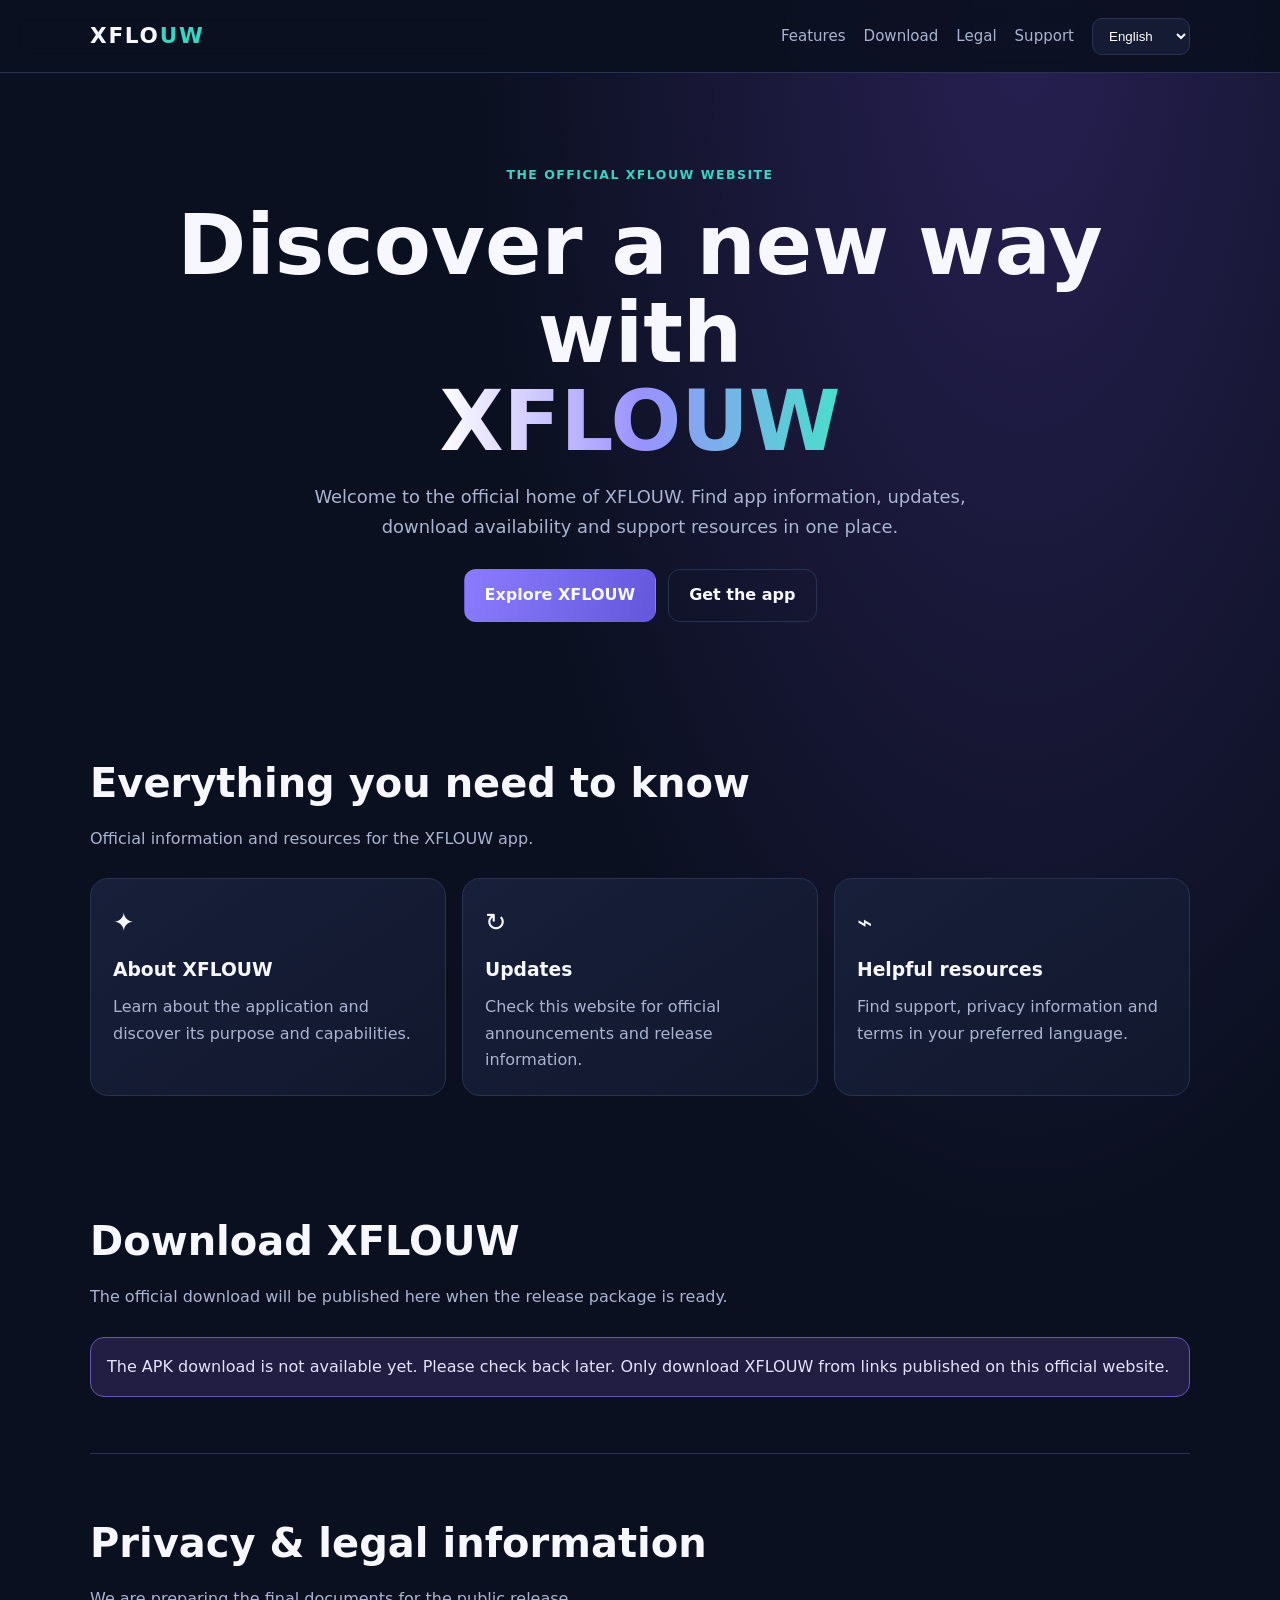
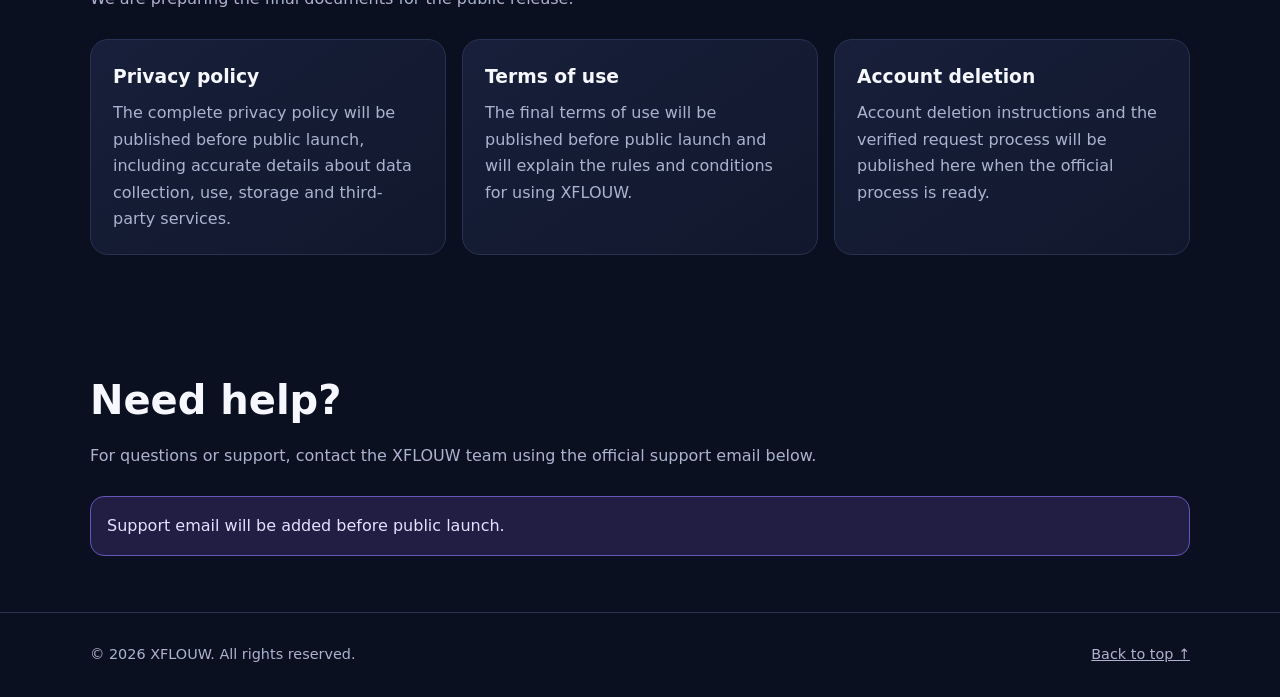
<file: index.html>
<!doctype html>
<html lang="en">
<head>
<meta charset="utf-8"><meta name="viewport" content="width=device-width,initial-scale=1">
<meta name="theme-color" content="#101326">
<meta name="description" content="Discover XFLOUW, the official home for app information, downloads, support and legal resources.">
<title>XFLOUW — Official Website</title>
<style>
:root{color-scheme:dark;--bg:#0b1020;--panel:#141b32;--muted:#aab4d0;--text:#f7f8ff;--accent:#8b7cff;--accent2:#36d6c2;--line:#293252}
*{box-sizing:border-box}html{scroll-behavior:smooth}body{margin:0;background:radial-gradient(ellipse at 80% 0%,#272052 0,transparent 38%),var(--bg);color:var(--text);font:16px/1.65 system-ui,-apple-system,Segoe UI,Roboto,Arial,sans-serif}a{color:inherit}.wrap{width:min(1100px,92%);margin:auto}.top{position:sticky;top:0;z-index:5;background:#0b1020ef;backdrop-filter:blur(12px);border-bottom:1px solid var(--line)}.nav{min-height:72px;display:flex;align-items:center;justify-content:space-between;gap:16px}.brand{font-size:1.35rem;font-weight:850;letter-spacing:.08em;text-decoration:none}.brand span{color:var(--accent2)}.links{display:flex;align-items:center;gap:18px;flex-wrap:wrap}.links a{text-decoration:none;color:var(--muted);font-size:.94rem}.links a:hover{color:white}select{background:var(--panel);color:white;border:1px solid var(--line);padding:9px 12px;border-radius:10px}.hero{padding:92px 0 72px;text-align:center}.eyebrow{color:var(--accent2);font-weight:700;letter-spacing:.12em;text-transform:uppercase;font-size:.78rem}.hero h1{font-size:clamp(2.7rem,8vw,5.2rem);line-height:1.06;margin:16px 0}.gradient{background:linear-gradient(90deg,#fff,#9b91ff,#48dfcb);-webkit-background-clip:text;background-clip:text;color:transparent}.lead{max-width:680px;margin:0 auto 28px;color:var(--muted);font-size:1.12rem}.actions{display:flex;justify-content:center;gap:12px;flex-wrap:wrap}.btn{display:inline-block;padding:12px 20px;border-radius:12px;background:linear-gradient(110deg,var(--accent),#6557db);text-decoration:none;font-weight:750;border:1px solid transparent}.btn.secondary{background:transparent;border-color:var(--line)}.section{padding:56px 0}.section h2{font-size:clamp(1.8rem,4vw,2.5rem);margin:0 0 10px}.sub{color:var(--muted);margin:0 0 26px}.grid{display:grid;grid-template-columns:repeat(auto-fit,minmax(220px,1fr));gap:16px}.card{background:linear-gradient(145deg,#171f3a,#11182d);border:1px solid var(--line);border-radius:18px;padding:22px}.card h3{margin:0 0 8px}.card p{margin:0;color:var(--muted)}.icon{font-size:1.6rem;margin-bottom:12px}.notice{border:1px solid #6656ba;background:#211d43;border-radius:14px;padding:16px;color:#e5e1ff}.legal{border-top:1px solid var(--line)}footer{padding:30px 0;border-top:1px solid var(--line);color:var(--muted);font-size:.9rem}.foot{display:flex;justify-content:space-between;gap:16px;flex-wrap:wrap}.foot a{color:var(--muted)}[dir=rtl] .links{flex-direction:row-reverse}[dir=rtl] .foot{flex-direction:row-reverse}@media(max-width:700px){.nav{padding:12px 0;align-items:flex-start;flex-direction:column}.links{gap:12px}.hero{padding:64px 0 48px}}
</style>
</head>
<body>
<header class="top"><div class="wrap nav"><a class="brand" href="#home">XFLO<span>UW</span></a><nav class="links" aria-label="Main navigation"><a href="#features" data-i="navFeatures">Features</a><a href="#download" data-i="navDownload">Download</a><a href="#legal" data-i="navLegal">Legal</a><a href="#support" data-i="navSupport">Support</a><select id="language" aria-label="Language"><option value="en">English</option><option value="ar">العربية</option><option value="fr">Français</option><option value="es">Español</option></select></nav></div></header>
<main id="home">
<section class="hero wrap"><div class="eyebrow" data-i="eyebrow">THE OFFICIAL XFLOUW WEBSITE</div><h1><span data-i="heroA">Discover a new way with</span><br><span class="gradient">XFLOUW</span></h1><p class="lead" data-i="heroText">Welcome to the official home of XFLOUW. Find app information, updates, download availability and support resources in one place.</p><div class="actions"><a class="btn" href="#features" data-i="explore">Explore XFLOUW</a><a class="btn secondary" href="#download" data-i="getApp">Get the app</a></div></section>
<section class="section wrap" id="features"><h2 data-i="featuresTitle">Everything you need to know</h2><p class="sub" data-i="featuresSub">Official information and resources for the XFLOUW app.</p><div class="grid">
<article class="card"><div class="icon">✦</div><h3 data-i="f1Title">About XFLOUW</h3><p data-i="f1Text">Learn about the application and discover its purpose and capabilities.</p></article>
<article class="card"><div class="icon">↻</div><h3 data-i="f2Title">Updates</h3><p data-i="f2Text">Check this website for official announcements and release information.</p></article>
<article class="card"><div class="icon">⌁</div><h3 data-i="f3Title">Helpful resources</h3><p data-i="f3Text">Find support, privacy information and terms in your preferred language.</p></article>
</div></section>
<section class="section wrap" id="download"><h2 data-i="downloadTitle">Download XFLOUW</h2><p class="sub" data-i="downloadSub">The official download will be published here when the release package is ready.</p><div class="notice" data-i="downloadNotice">The APK download is not available yet. Please check back later. Only download XFLOUW from links published on this official website.</div></section>
<section class="section legal wrap" id="legal"><h2 data-i="legalTitle">Privacy &amp; legal information</h2><p class="sub" data-i="legalSub">We are preparing the final documents for the public release.</p><div class="grid">
<article class="card"><h3 data-i="privacyTitle">Privacy policy</h3><p data-i="privacyText">The complete privacy policy will be published before public launch, including accurate details about data collection, use, storage and third-party services.</p></article>
<article class="card"><h3 data-i="termsTitle">Terms of use</h3><p data-i="termsText">The final terms of use will be published before public launch and will explain the rules and conditions for using XFLOUW.</p></article>
<article class="card"><h3 data-i="deleteTitle">Account deletion</h3><p data-i="deleteText">Account deletion instructions and the verified request process will be published here when the official process is ready.</p></article>
</div></section>
<section class="section wrap" id="support"><h2 data-i="supportTitle">Need help?</h2><p class="sub" data-i="supportText">For questions or support, contact the XFLOUW team using the official support email below.</p><div class="notice" data-i="emailNotice">Support email will be added before public launch.</div></section>
</main>
<footer><div class="wrap foot"><span>© <span id="year"></span> XFLOUW. <span data-i="rights">All rights reserved.</span></span><span><a href="#home" data-i="backTop">Back to top ↑</a></span></div></footer>
<script>
const dict={
en:{navFeatures:"Features",navDownload:"Download",navLegal:"Legal",navSupport:"Support",eyebrow:"THE OFFICIAL XFLOUW WEBSITE",heroA:"Discover a new way with",heroText:"Welcome to the official home of XFLOUW. Find app information, updates, download availability and support resources in one place.",explore:"Explore XFLOUW",getApp:"Get the app",featuresTitle:"Everything you need to know",featuresSub:"Official information and resources for the XFLOUW app.",f1Title:"About XFLOUW",f1Text:"Learn about the application and discover its purpose and capabilities.",f2Title:"Updates",f2Text:"Check this website for official announcements and release information.",f3Title:"Helpful resources",f3Text:"Find support, privacy information and terms in your preferred language.",downloadTitle:"Download XFLOUW",downloadSub:"The official download will be published here when the release package is ready.",downloadNotice:"The APK download is not available yet. Please check back later. Only download XFLOUW from links published on this official website.",legalTitle:"Privacy & legal information",legalSub:"We are preparing the final documents for the public release.",privacyTitle:"Privacy policy",privacyText:"The complete privacy policy will be published before public launch, including accurate details about data collection, use, storage and third-party services.",termsTitle:"Terms of use",termsText:"The final terms of use will be published before public launch and will explain the rules and conditions for using XFLOUW.",deleteTitle:"Account deletion",deleteText:"Account deletion instructions and the verified request process will be published here when the official process is ready.",supportTitle:"Need help?",supportText:"For questions or support, contact the XFLOUW team using the official support email below.",emailNotice:"Support email will be added before public launch.",rights:"All rights reserved.",backTop:"Back to top ↑"},
ar:{navFeatures:"المميزات",navDownload:"التحميل",navLegal:"الخصوصية والقانون",navSupport:"الدعم",eyebrow:"الموقع الرسمي لتطبيق XFLOUW",heroA:"اكتشف تجربة جديدة مع",heroText:"مرحباً بك في الموقع الرسمي لتطبيق XFLOUW. ستجد هنا معلومات التطبيق والتحديثات وروابط التحميل وموارد الدعم في مكان واحد.",explore:"اكتشف XFLOUW",getApp:"احصل على التطبيق",featuresTitle:"كل ما تحتاج معرفته",featuresSub:"المعلومات والموارد الرسمية لتطبيق XFLOUW.",f1Title:"عن XFLOUW",f1Text:"تعرّف على التطبيق واكتشف هدفه والوظائف التي يقدمها.",f2Title:"التحديثات",f2Text:"تابع هذا الموقع للاطلاع على الإعلانات الرسمية ومعلومات الإصدارات.",f3Title:"موارد مفيدة",f3Text:"اعثر على الدعم ومعلومات الخصوصية والشروط بلغتك المفضلة.",downloadTitle:"تحميل XFLOUW",downloadSub:"سننشر رابط التحميل الرسمي هنا عندما تصبح نسخة الإصدار جاهزة.",downloadNotice:"تحميل APK غير متاح حالياً. يرجى العودة لاحقاً. لا تحمّل XFLOUW إلا من الروابط المنشورة على هذا الموقع الرسمي.",legalTitle:"الخصوصية والمعلومات القانونية",legalSub:"نعمل على إعداد الوثائق النهائية قبل الإطلاق العام.",privacyTitle:"سياسة الخصوصية",privacyText:"ستنشر سياسة الخصوصية الكاملة قبل الإطلاق العام، مع تفاصيل دقيقة حول جمع البيانات واستخدامها وتخزينها والخدمات الخارجية.",termsTitle:"شروط الاستخدام",termsText:"ستنشر شروط الاستخدام النهائية قبل الإطلاق العام لتوضيح قواعد وشروط استخدام XFLOUW.",deleteTitle:"حذف الحساب",deleteText:"ستنشر هنا تعليمات حذف الحساب وطريقة تقديم الطلب بعد اعتماد الإجراء الرسمي والتحقق منه.",supportTitle:"هل تحتاج إلى مساعدة؟",supportText:"للاستفسارات أو الدعم، يمكنك التواصل مع فريق XFLOUW عبر البريد الرسمي الذي سيضاف أدناه.",emailNotice:"سيتم إضافة بريد الدعم قبل الإطلاق العام.",rights:"جميع الحقوق محفوظة.",backTop:"العودة للأعلى ↑"},
fr:{navFeatures:"Fonctionnalités",navDownload:"Télécharger",navLegal:"Informations légales",navSupport:"Assistance",eyebrow:"LE SITE OFFICIEL DE XFLOUW",heroA:"Découvrez une nouvelle expérience avec",heroText:"Bienvenue sur le site officiel de XFLOUW. Retrouvez les informations sur l’application, les mises à jour, la disponibilité du téléchargement et l’assistance.",explore:"Découvrir XFLOUW",getApp:"Obtenir l’application",featuresTitle:"Tout ce qu’il faut savoir",featuresSub:"Informations et ressources officielles pour l’application XFLOUW.",f1Title:"À propos de XFLOUW",f1Text:"Découvrez l’application, son objectif et ses fonctionnalités.",f2Title:"Mises à jour",f2Text:"Consultez ce site pour les annonces officielles et les informations de version.",f3Title:"Ressources utiles",f3Text:"Trouvez l’assistance, les informations de confidentialité et les conditions dans votre langue.",downloadTitle:"Télécharger XFLOUW",downloadSub:"Le téléchargement officiel sera publié ici lorsque la version sera prête.",downloadNotice:"Le téléchargement APK n’est pas encore disponible. Revenez plus tard. Téléchargez XFLOUW uniquement depuis les liens publiés sur ce site officiel.",legalTitle:"Confidentialité et informations légales",legalSub:"Nous préparons les documents définitifs avant le lancement public.",privacyTitle:"Politique de confidentialité",privacyText:"La politique complète sera publiée avant le lancement public, avec des informations exactes sur la collecte, l’utilisation et le stockage des données ainsi que les services tiers.",termsTitle:"Conditions d’utilisation",termsText:"Les conditions définitives seront publiées avant le lancement public et expliqueront les règles d’utilisation de XFLOUW.",deleteTitle:"Suppression du compte",deleteText:"Les instructions et la procédure vérifiée de demande de suppression seront publiées ici lorsqu’elles seront prêtes.",supportTitle:"Besoin d’aide ?",supportText:"Pour toute question ou demande d’assistance, contactez l’équipe XFLOUW à l’adresse officielle qui sera indiquée ci-dessous.",emailNotice:"L’adresse e-mail d’assistance sera ajoutée avant le lancement public.",rights:"Tous droits réservés.",backTop:"Retour en haut ↑"},
es:{navFeatures:"Funciones",navDownload:"Descargar",navLegal:"Información legal",navSupport:"Soporte",eyebrow:"SITIO WEB OFICIAL DE XFLOUW",heroA:"Descubre una nueva experiencia con",heroText:"Te damos la bienvenida al sitio oficial de XFLOUW. Encuentra información de la aplicación, novedades, disponibilidad de descarga y recursos de soporte.",explore:"Descubrir XFLOUW",getApp:"Obtener la aplicación",featuresTitle:"Todo lo que necesitas saber",featuresSub:"Información y recursos oficiales de la aplicación XFLOUW.",f1Title:"Acerca de XFLOUW",f1Text:"Conoce la aplicación, su propósito y sus capacidades.",f2Title:"Actualizaciones",f2Text:"Consulta este sitio para ver anuncios oficiales e información de versiones.",f3Title:"Recursos útiles",f3Text:"Encuentra soporte, información de privacidad y condiciones en tu idioma.",downloadTitle:"Descargar XFLOUW",downloadSub:"La descarga oficial se publicará aquí cuando el paquete de lanzamiento esté listo.",downloadNotice:"La descarga del APK aún no está disponible. Vuelve más tarde. Descarga XFLOUW únicamente desde los enlaces publicados en este sitio oficial.",legalTitle:"Privacidad e información legal",legalSub:"Estamos preparando los documentos definitivos antes del lanzamiento público.",privacyTitle:"Política de privacidad",privacyText:"La política completa se publicará antes del lanzamiento público e incluirá información precisa sobre la recopilación, el uso y el almacenamiento de datos y los servicios de terceros.",termsTitle:"Condiciones de uso",termsText:"Las condiciones definitivas se publicarán antes del lanzamiento público y explicarán las reglas para utilizar XFLOUW.",deleteTitle:"Eliminar cuenta",deleteText:"Las instrucciones y el proceso verificado para solicitar la eliminación de la cuenta se publicarán aquí cuando estén listos.",supportTitle:"¿Necesitas ayuda?",supportText:"Para consultas o asistencia, contacta con el equipo de XFLOUW mediante el correo oficial que se añadirá abajo.",emailNotice:"El correo de soporte se añadirá antes del lanzamiento público.",rights:"Todos los derechos reservados.",backTop:"Volver arriba ↑"}
};
const sel=document.getElementById('language');
function setLang(lang){const d=dict[lang]||dict.en;document.documentElement.lang=lang;document.documentElement.dir=lang==='ar'?'rtl':'ltr';document.querySelectorAll('[data-i]').forEach(el=>{const k=el.getAttribute('data-i');if(d[k])el.textContent=d[k]});sel.value=lang;try{localStorage.setItem('xflouw-language',lang)}catch(e){}}
sel.addEventListener('change',e=>setLang(e.target.value));let saved='en';try{saved=localStorage.getItem('xflouw-language')||'en'}catch(e){}setLang(saved);document.getElementById('year').textContent=new Date().getFullYear();
</script>
</body></html>
</file>
